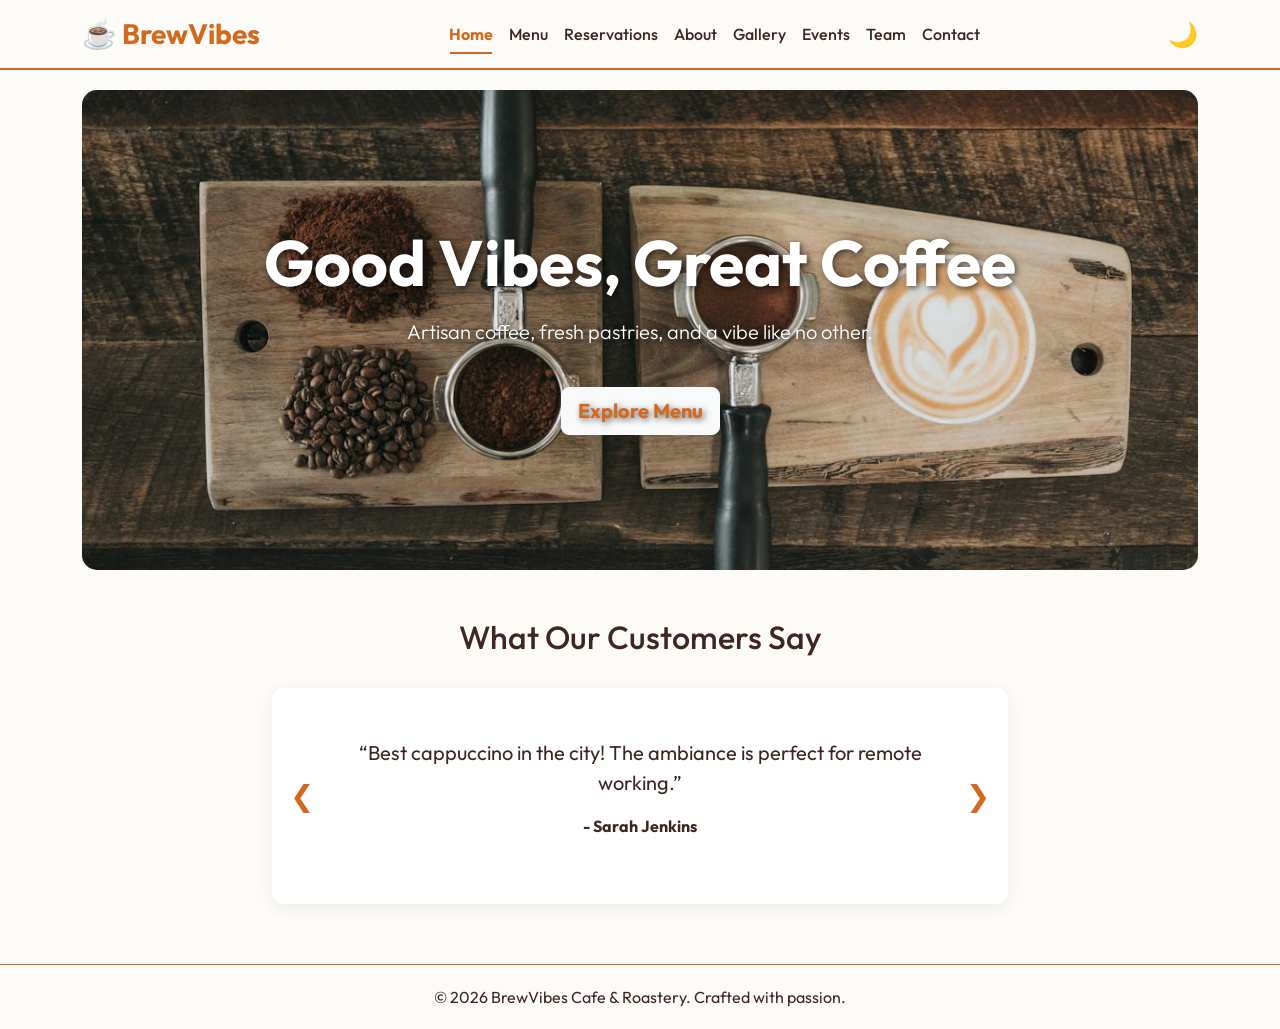
<file: index.html>
<!DOCTYPE html>
<html lang="en" data-theme="light">
<head>
    <meta charset="UTF-8">
    <meta name="viewport" content="width=device-width, initial-scale=1.0">
    <meta name="description" content="BrewVibes Cafe & Roastery - Artisan coffee, fresh pastries, and a vibe like no other.">
    <title>Home | BrewVibes Cafe</title>
    <link href="https://cdn.jsdelivr.net/npm/bootstrap@5.3.0/dist/css/bootstrap.min.css" rel="stylesheet">
    <link href="https://fonts.googleapis.com/css2?family=Outfit:wght@300;400;600;700&display=swap" rel="stylesheet">
    <link rel="icon" type="image/svg+xml" href="images/favicon.svg">
    <link rel="stylesheet" href="css/style.css">
</head>
<body>
    <nav class="navbar navbar-expand-lg sticky-top">
        <div class="container">
            <a class="navbar-brand fw-bold fs-3" href="index.html" style="color: var(--primary-color);">☕ BrewVibes</a>
            <button class="navbar-toggler" type="button" data-bs-toggle="collapse" data-bs-target="#navbarNav" aria-label="Toggle navigation">
                <span class="navbar-toggler-icon"></span>
            </button>
            <div class="collapse navbar-collapse" id="navbarNav">
                <ul class="navbar-nav mx-auto">
                    <li class="nav-item"><a class="nav-link active" href="index.html">Home</a></li>
                    <li class="nav-item"><a class="nav-link" href="menu.html">Menu</a></li>
                    <li class="nav-item"><a class="nav-link" href="reservations.html">Reservations</a></li>
                    <li class="nav-item"><a class="nav-link" href="about.html">About</a></li>
                    <li class="nav-item"><a class="nav-link" href="gallery.html">Gallery</a></li>
                    <li class="nav-item"><a class="nav-link" href="events.html">Events</a></li>
                    <li class="nav-item"><a class="nav-link" href="team.html">Team</a></li>
                    <li class="nav-item"><a class="nav-link" href="contact.html">Contact</a></li>
                </ul>
                <div class="d-flex align-items-center ms-3">
                    <button id="theme-toggle" class="btn border-0 fs-4 p-0" aria-label="Toggle Dark Mode" style="background:transparent;">☀️</button>
                </div>
            </div>
        </div>
    </nav>
    <div class="container">
        <div class="hero">
            <div>
                <h1 class="display-3 fw-bold">Good Vibes, Great Coffee</h1>
                <p class="lead mt-3">Artisan coffee, fresh pastries, and a vibe like no other.</p>
                <a href="menu.html" class="btn btn-light btn-lg mt-4 fw-bold" style="color:#d2691e;">Explore Menu</a>
            </div>
        </div>
        <div class="row mt-5">
            <div class="col-12 text-center mb-4"><h2>What Our Customers Say</h2></div>
            <div class="col-md-8 mx-auto">
                <div class="carousel-container">
                    <button class="carousel-btn prev-btn">&#10094;</button>
                    <button class="carousel-btn next-btn">&#10095;</button>
                    <div class="carousel-slide active">
                        <p class="fs-5">&ldquo;Best cappuccino in the city! The ambiance is perfect for remote working.&rdquo;</p>
                        <p class="fw-bold">- Sarah Jenkins</p>
                    </div>
                    <div class="carousel-slide">
                        <p class="fs-5">&ldquo;I come here every Sunday for their almond croissants. Absolute perfection.&rdquo;</p>
                        <p class="fw-bold">- Mike D.</p>
                    </div>
                    <div class="carousel-slide">
                        <p class="fs-5">&ldquo;The staff is so friendly, and the single-origin pour over changed my life.&rdquo;</p>
                        <p class="fw-bold">- Elena R.</p>
                    </div>
                </div>
            </div>
        </div>
    </div>
    <footer class="footer text-center">
        <div class="container">
            <p class="mb-0">&copy; 2026 BrewVibes Cafe &amp; Roastery. Crafted with passion.</p>
        </div>
    </footer>
    <button id="scrollTopBtn" aria-label="Scroll to top">&#8679;</button>
    <script src="https://cdn.jsdelivr.net/npm/bootstrap@5.3.0/dist/js/bootstrap.bundle.min.js"></script>
    <script src="js/main.js"></script>
</body>
</html>
</file>
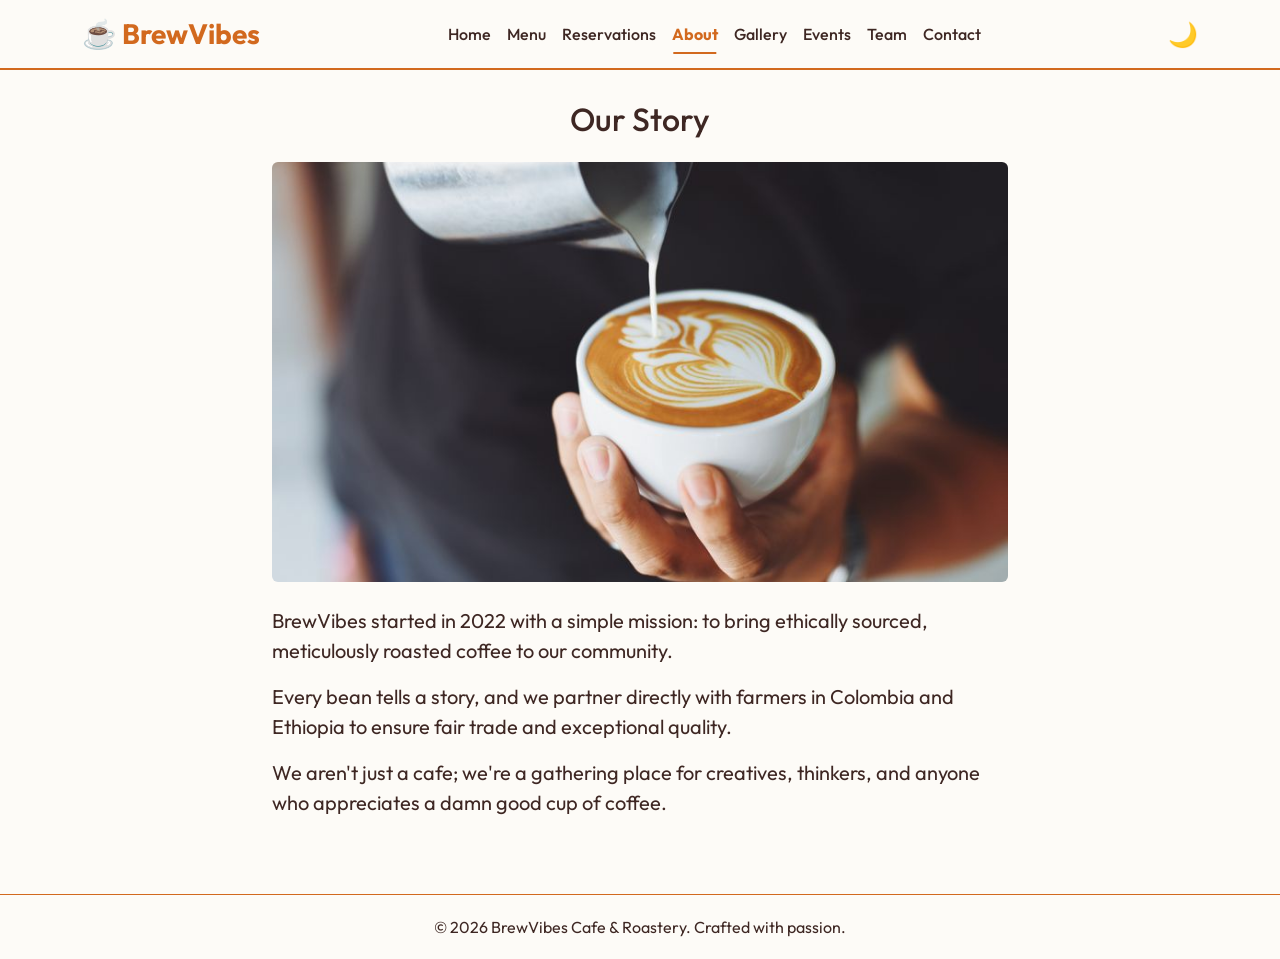
<file: about.html>
<!DOCTYPE html>
<html lang="en" data-theme="light">
<head>
    <meta charset="UTF-8">
    <meta name="viewport" content="width=device-width, initial-scale=1.0">
    <meta name="description" content="Explore BrewVibes Cafe & Roastery. Check out our menu, book a table, or learn about our story.">
    <title>About Us | BrewVibes Cafe</title>
    <link href="https://cdn.jsdelivr.net/npm/bootstrap@5.3.0/dist/css/bootstrap.min.css" rel="stylesheet">
    <link href="https://fonts.googleapis.com/css2?family=Outfit:wght@300;400;600;700&display=swap" rel="stylesheet">
    <link rel="icon" type="image/svg+xml" href="images/favicon.svg">
    <link rel="stylesheet" href="css/style.css">
</head>
<body>
    <nav class="navbar navbar-expand-lg sticky-top">
        <div class="container">
            <a class="navbar-brand fw-bold fs-3" href="index.html" style="color: var(--primary-color);">☕ BrewVibes</a>
            <button class="navbar-toggler" type="button" data-bs-toggle="collapse" data-bs-target="#navbarNav" aria-label="Toggle navigation">
                <span class="navbar-toggler-icon"></span>
            </button>
            <div class="collapse navbar-collapse" id="navbarNav">
                <ul class="navbar-nav mx-auto">
                    <li class="nav-item"><a class="nav-link" href="index.html">Home</a></li>
                    <li class="nav-item"><a class="nav-link" href="menu.html">Menu</a></li>
                    <li class="nav-item"><a class="nav-link" href="reservations.html">Reservations</a></li>
                    <li class="nav-item"><a class="nav-link active" href="about.html">About</a></li>
                    <li class="nav-item"><a class="nav-link" href="gallery.html">Gallery</a></li>
                    <li class="nav-item"><a class="nav-link" href="events.html">Events</a></li>
                    <li class="nav-item"><a class="nav-link" href="team.html">Team</a></li>
                    <li class="nav-item"><a class="nav-link" href="contact.html">Contact</a></li>
                </ul>
                <div class="d-flex align-items-center ms-3">
                    <button id="theme-toggle" class="btn border-0 fs-4 p-0" aria-label="Toggle Dark Mode" style="background:transparent;">☀️</button>
                </div>
            </div>
        </div>
    </nav>
    <div class="container" style="margin-top:30px; min-height:75vh;">
        <div class="row justify-content-center">
            <div class="col-lg-8">
                <h2 class="text-center mb-4">Our Story</h2>
                <img src="images/roasting.jpg" class="img-fluid rounded mb-4 w-100" alt="Coffee Roasting" style="max-height:420px; object-fit:cover;">
                <p class="fs-5">BrewVibes started in 2022 with a simple mission: to bring ethically sourced, meticulously roasted coffee to our community.</p>
                <p class="fs-5">Every bean tells a story, and we partner directly with farmers in Colombia and Ethiopia to ensure fair trade and exceptional quality.</p>
                <p class="fs-5">We aren&#39;t just a cafe; we&#39;re a gathering place for creatives, thinkers, and anyone who appreciates a damn good cup of coffee.</p>
            </div>
        </div>
    </div>
    <footer class="footer text-center">
        <div class="container">
            <p class="mb-0">&copy; 2026 BrewVibes Cafe &amp; Roastery. Crafted with passion.</p>
        </div>
    </footer>
    <button id="scrollTopBtn" aria-label="Scroll to top">&#8679;</button>
    <script src="https://cdn.jsdelivr.net/npm/bootstrap@5.3.0/dist/js/bootstrap.bundle.min.js"></script>
    <script src="js/main.js"></script>
</body>
</html>
</file>
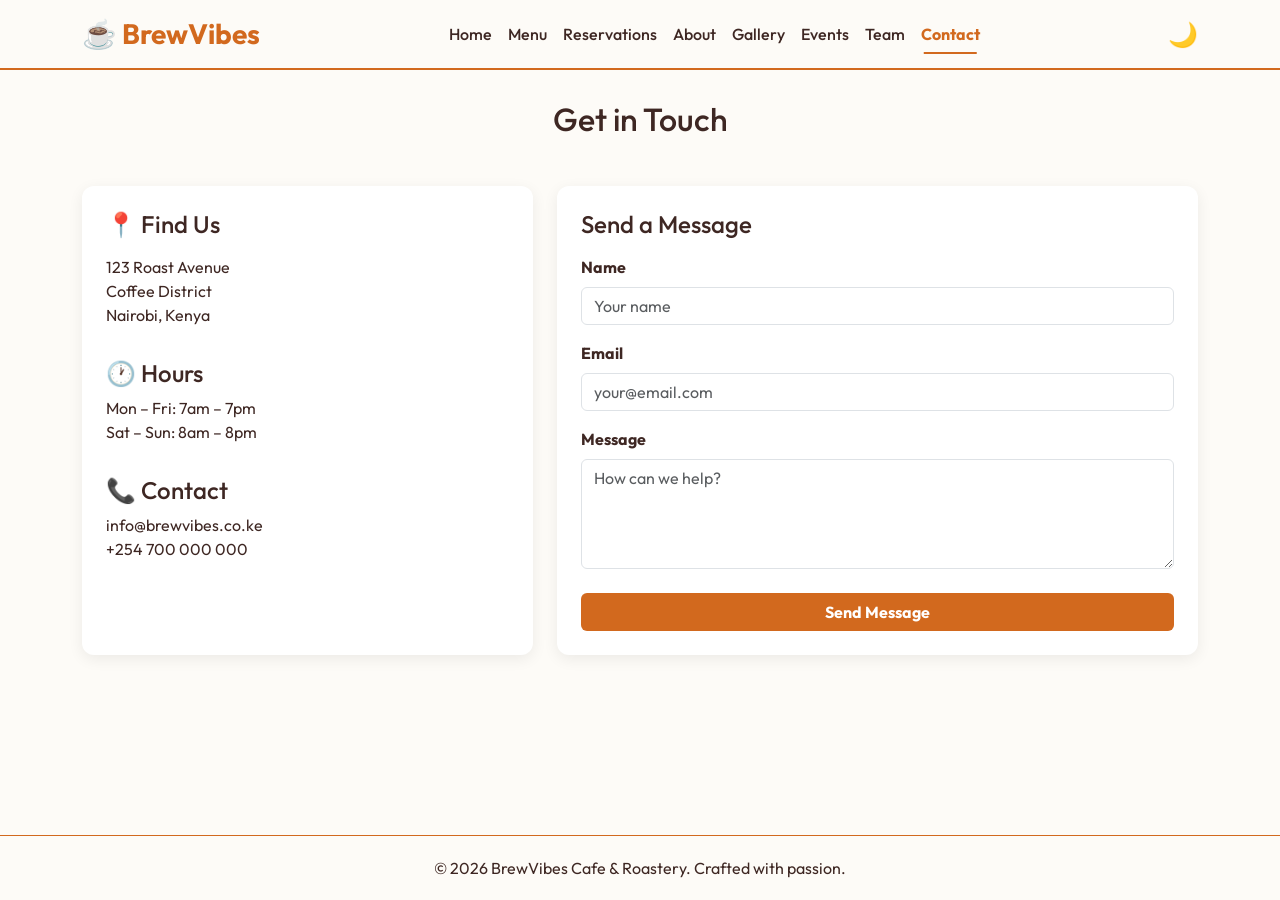
<file: contact.html>
<!DOCTYPE html>
<html lang="en" data-theme="light">
<head>
    <meta charset="UTF-8">
    <meta name="viewport" content="width=device-width, initial-scale=1.0">
    <meta name="description" content="Explore BrewVibes Cafe & Roastery. Check out our menu, book a table, or learn about our story.">
    <title>Contact | BrewVibes Cafe</title>
    <link href="https://cdn.jsdelivr.net/npm/bootstrap@5.3.0/dist/css/bootstrap.min.css" rel="stylesheet">
    <link href="https://fonts.googleapis.com/css2?family=Outfit:wght@300;400;600;700&display=swap" rel="stylesheet">
    <link rel="icon" type="image/svg+xml" href="images/favicon.svg">
    <link rel="stylesheet" href="css/style.css">
</head>
<body>
    <nav class="navbar navbar-expand-lg sticky-top">
        <div class="container">
            <a class="navbar-brand fw-bold fs-3" href="index.html" style="color: var(--primary-color);">☕ BrewVibes</a>
            <button class="navbar-toggler" type="button" data-bs-toggle="collapse" data-bs-target="#navbarNav" aria-label="Toggle navigation">
                <span class="navbar-toggler-icon"></span>
            </button>
            <div class="collapse navbar-collapse" id="navbarNav">
                <ul class="navbar-nav mx-auto">
                    <li class="nav-item"><a class="nav-link" href="index.html">Home</a></li>
                    <li class="nav-item"><a class="nav-link" href="menu.html">Menu</a></li>
                    <li class="nav-item"><a class="nav-link" href="reservations.html">Reservations</a></li>
                    <li class="nav-item"><a class="nav-link" href="about.html">About</a></li>
                    <li class="nav-item"><a class="nav-link" href="gallery.html">Gallery</a></li>
                    <li class="nav-item"><a class="nav-link" href="events.html">Events</a></li>
                    <li class="nav-item"><a class="nav-link" href="team.html">Team</a></li>
                    <li class="nav-item"><a class="nav-link active" href="contact.html">Contact</a></li>
                </ul>
                <div class="d-flex align-items-center ms-3">
                    <button id="theme-toggle" class="btn border-0 fs-4 p-0" aria-label="Toggle Dark Mode" style="background:transparent;">☀️</button>
                </div>
            </div>
        </div>
    </nav>
    <div class="container" style="margin-top:30px; min-height:75vh;">
        <h2 class="text-center mb-5">Get in Touch</h2>
        <div class="row g-4">
            <div class="col-md-5">
                <div class="card p-4 h-100">
                    <h4 class="mb-3">&#128205; Find Us</h4>
                    <p>123 Roast Avenue<br>Coffee District<br>Nairobi, Kenya</p>
                    <h4 class="mt-3 mb-2">&#128336; Hours</h4>
                    <p>Mon &ndash; Fri: 7am &ndash; 7pm<br>Sat &ndash; Sun: 8am &ndash; 8pm</p>
                    <h4 class="mt-3 mb-2">&#128222; Contact</h4>
                    <p>info@brewvibes.co.ke<br>+254 700 000 000</p>
                </div>
            </div>
            <div class="col-md-7">
                <div class="card p-4 h-100">
                    <h4 class="mb-3">Send a Message</h4>
                    <form id="contact-form" novalidate>
                        <div class="mb-3">
                            <label class="form-label fw-bold">Name</label>
                            <input type="text" class="form-control" id="contact-name" placeholder="Your name">
                            <div class="error-msg">Please enter your name.</div>
                        </div>
                        <div class="mb-3">
                            <label class="form-label fw-bold">Email</label>
                            <input type="email" class="form-control" id="contact-email" placeholder="your@email.com">
                            <div class="error-msg">Please enter a valid email.</div>
                        </div>
                        <div class="mb-4">
                            <label class="form-label fw-bold">Message</label>
                            <textarea class="form-control" id="contact-message" rows="4" placeholder="How can we help?"></textarea>
                            <div class="error-msg">Please enter a message.</div>
                        </div>
                        <button type="submit" class="btn w-100 text-white fw-bold" style="background-color:var(--primary-color);">Send Message</button>
                    </form>
                </div>
            </div>
        </div>
    </div>
    <footer class="footer text-center">
        <div class="container">
            <p class="mb-0">&copy; 2026 BrewVibes Cafe &amp; Roastery. Crafted with passion.</p>
        </div>
    </footer>
    <button id="scrollTopBtn" aria-label="Scroll to top">&#8679;</button>
    <script src="https://cdn.jsdelivr.net/npm/bootstrap@5.3.0/dist/js/bootstrap.bundle.min.js"></script>
    <script src="js/main.js"></script>
</body>
</html>
</file>
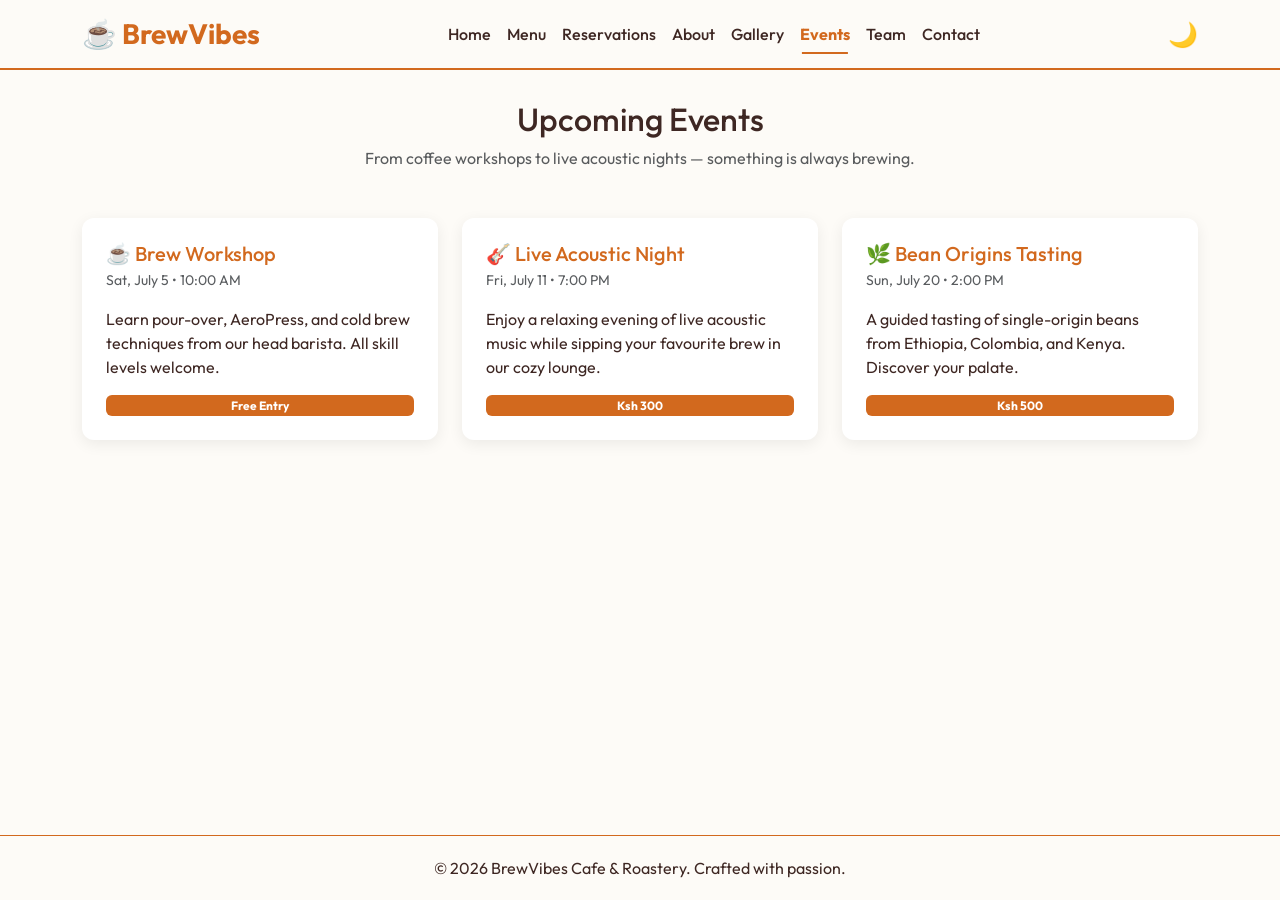
<file: events.html>
<!DOCTYPE html>
<html lang="en" data-theme="light">
<head>
    <meta charset="UTF-8">
    <meta name="viewport" content="width=device-width, initial-scale=1.0">
    <meta name="description" content="Explore BrewVibes Cafe & Roastery. Check out our menu, book a table, or learn about our story.">
    <title>Events | BrewVibes Cafe</title>
    <link href="https://cdn.jsdelivr.net/npm/bootstrap@5.3.0/dist/css/bootstrap.min.css" rel="stylesheet">
    <link href="https://fonts.googleapis.com/css2?family=Outfit:wght@300;400;600;700&display=swap" rel="stylesheet">
    <link rel="icon" type="image/svg+xml" href="images/favicon.svg">
    <link rel="stylesheet" href="css/style.css">
</head>
<body>
    <nav class="navbar navbar-expand-lg sticky-top">
        <div class="container">
            <a class="navbar-brand fw-bold fs-3" href="index.html" style="color: var(--primary-color);">☕ BrewVibes</a>
            <button class="navbar-toggler" type="button" data-bs-toggle="collapse" data-bs-target="#navbarNav" aria-label="Toggle navigation">
                <span class="navbar-toggler-icon"></span>
            </button>
            <div class="collapse navbar-collapse" id="navbarNav">
                <ul class="navbar-nav mx-auto">
                    <li class="nav-item"><a class="nav-link" href="index.html">Home</a></li>
                    <li class="nav-item"><a class="nav-link" href="menu.html">Menu</a></li>
                    <li class="nav-item"><a class="nav-link" href="reservations.html">Reservations</a></li>
                    <li class="nav-item"><a class="nav-link" href="about.html">About</a></li>
                    <li class="nav-item"><a class="nav-link" href="gallery.html">Gallery</a></li>
                    <li class="nav-item"><a class="nav-link active" href="events.html">Events</a></li>
                    <li class="nav-item"><a class="nav-link" href="team.html">Team</a></li>
                    <li class="nav-item"><a class="nav-link" href="contact.html">Contact</a></li>
                </ul>
                <div class="d-flex align-items-center ms-3">
                    <button id="theme-toggle" class="btn border-0 fs-4 p-0" aria-label="Toggle Dark Mode" style="background:transparent;">☀️</button>
                </div>
            </div>
        </div>
    </nav>
    <div class="container" style="margin-top:30px; min-height:75vh;">
        <h2 class="text-center mb-2">Upcoming Events</h2>
        <p class="text-center text-muted mb-5">From coffee workshops to live acoustic nights &mdash; something is always brewing.</p>
        <div class="row g-4">
            <div class="col-md-4">
                <div class="card p-4 h-100">
                    <h5 class="mb-1" style="color:var(--primary-color);">&#9749; Brew Workshop</h5>
                    <p class="text-muted small mb-3">Sat, July 5 &bull; 10:00 AM</p>
                    <p>Learn pour-over, AeroPress, and cold brew techniques from our head barista. All skill levels welcome.</p>
                    <span class="badge mt-auto" style="background-color:var(--primary-color);">Free Entry</span>
                </div>
            </div>
            <div class="col-md-4">
                <div class="card p-4 h-100">
                    <h5 class="mb-1" style="color:var(--primary-color);">&#127928; Live Acoustic Night</h5>
                    <p class="text-muted small mb-3">Fri, July 11 &bull; 7:00 PM</p>
                    <p>Enjoy a relaxing evening of live acoustic music while sipping your favourite brew in our cozy lounge.</p>
                    <span class="badge mt-auto" style="background-color:var(--primary-color);">Ksh 300</span>
                </div>
            </div>
            <div class="col-md-4">
                <div class="card p-4 h-100">
                    <h5 class="mb-1" style="color:var(--primary-color);">&#127807; Bean Origins Tasting</h5>
                    <p class="text-muted small mb-3">Sun, July 20 &bull; 2:00 PM</p>
                    <p>A guided tasting of single-origin beans from Ethiopia, Colombia, and Kenya. Discover your palate.</p>
                    <span class="badge mt-auto" style="background-color:var(--primary-color);">Ksh 500</span>
                </div>
            </div>
        </div>
    </div>
    <footer class="footer text-center">
        <div class="container">
            <p class="mb-0">&copy; 2026 BrewVibes Cafe &amp; Roastery. Crafted with passion.</p>
        </div>
    </footer>
    <button id="scrollTopBtn" aria-label="Scroll to top">&#8679;</button>
    <script src="https://cdn.jsdelivr.net/npm/bootstrap@5.3.0/dist/js/bootstrap.bundle.min.js"></script>
    <script src="js/main.js"></script>
</body>
</html>
</file>
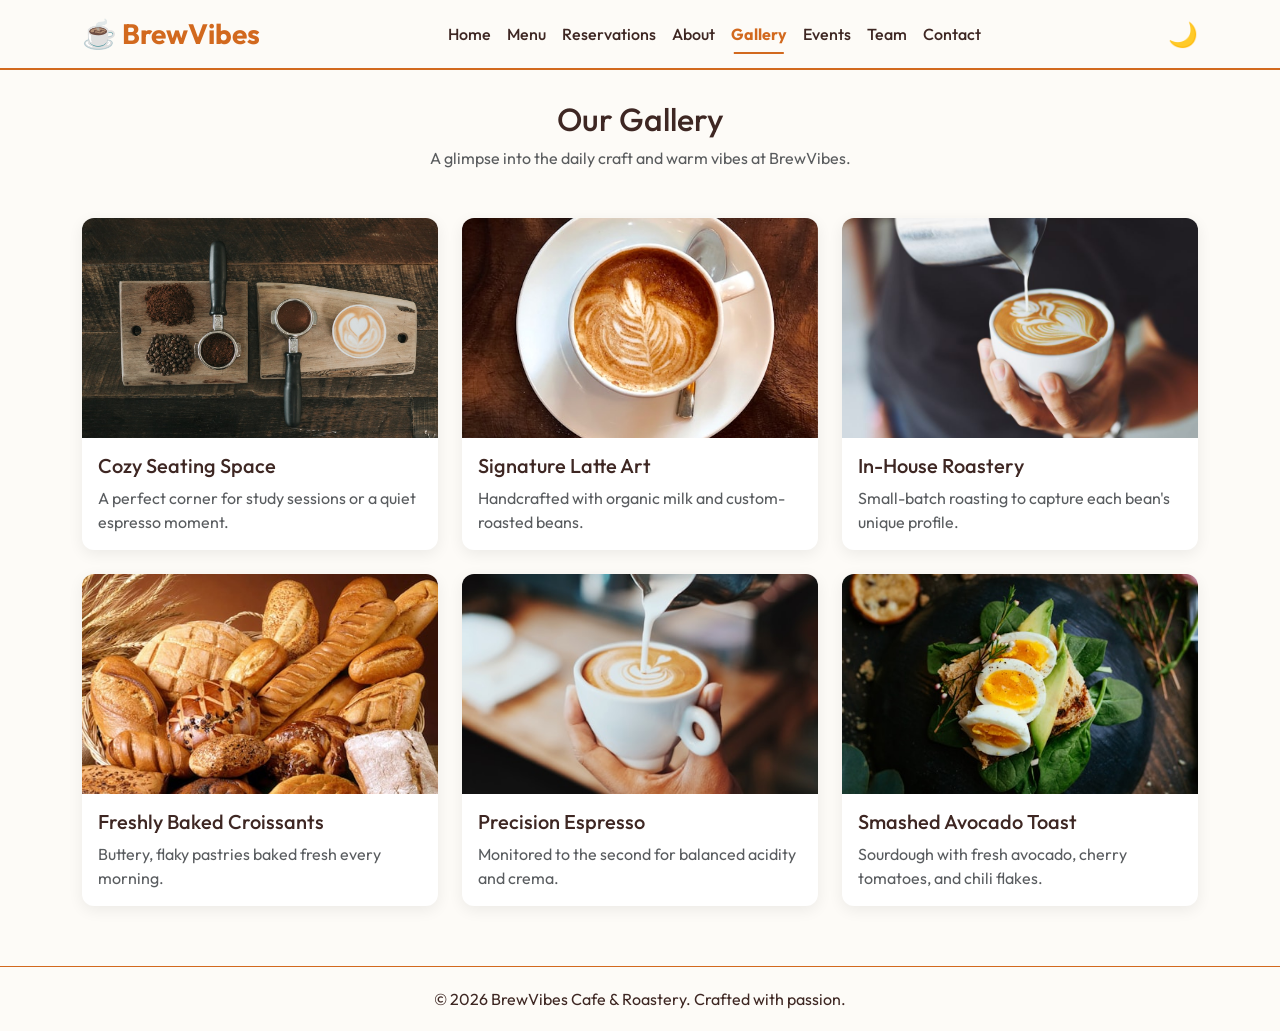
<file: gallery.html>
<!DOCTYPE html>
<html lang="en" data-theme="light">
<head>
    <meta charset="UTF-8">
    <meta name="viewport" content="width=device-width, initial-scale=1.0">
    <meta name="description" content="Explore BrewVibes Cafe & Roastery. Check out our menu, book a table, or learn about our story.">
    <title>Gallery | BrewVibes Cafe</title>
    <link href="https://cdn.jsdelivr.net/npm/bootstrap@5.3.0/dist/css/bootstrap.min.css" rel="stylesheet">
    <link href="https://fonts.googleapis.com/css2?family=Outfit:wght@300;400;600;700&display=swap" rel="stylesheet">
    <link rel="icon" type="image/svg+xml" href="images/favicon.svg">
    <link rel="stylesheet" href="css/style.css">
</head>
<body>
    <nav class="navbar navbar-expand-lg sticky-top">
        <div class="container">
            <a class="navbar-brand fw-bold fs-3" href="index.html" style="color: var(--primary-color);">☕ BrewVibes</a>
            <button class="navbar-toggler" type="button" data-bs-toggle="collapse" data-bs-target="#navbarNav" aria-label="Toggle navigation">
                <span class="navbar-toggler-icon"></span>
            </button>
            <div class="collapse navbar-collapse" id="navbarNav">
                <ul class="navbar-nav mx-auto">
                    <li class="nav-item"><a class="nav-link" href="index.html">Home</a></li>
                    <li class="nav-item"><a class="nav-link" href="menu.html">Menu</a></li>
                    <li class="nav-item"><a class="nav-link" href="reservations.html">Reservations</a></li>
                    <li class="nav-item"><a class="nav-link" href="about.html">About</a></li>
                    <li class="nav-item"><a class="nav-link active" href="gallery.html">Gallery</a></li>
                    <li class="nav-item"><a class="nav-link" href="events.html">Events</a></li>
                    <li class="nav-item"><a class="nav-link" href="team.html">Team</a></li>
                    <li class="nav-item"><a class="nav-link" href="contact.html">Contact</a></li>
                </ul>
                <div class="d-flex align-items-center ms-3">
                    <button id="theme-toggle" class="btn border-0 fs-4 p-0" aria-label="Toggle Dark Mode" style="background:transparent;">☀️</button>
                </div>
            </div>
        </div>
    </nav>    <div class="container" style="margin-top:30px; min-height:75vh;">
        <h2 class="text-center mb-2">Our Gallery</h2>
        <p class="text-center text-muted mb-5">A glimpse into the daily craft and warm vibes at BrewVibes.</p>
        <div class="row g-4">
            <div class="col-md-4">
                <div class="card h-100">
                    <img src="images/hero.jpg" class="menu-img" alt="Cozy Cafe Space">
                    <div class="card-body">
                        <h5 class="card-title">Cozy Seating Space</h5>
                        <p class="card-text text-muted">A perfect corner for study sessions or a quiet espresso moment.</p>
                    </div>
                </div>
            </div>
            <div class="col-md-4">
                <div class="card h-100">
                    <img src="images/latte.jpg" class="menu-img" alt="Latte Art">
                    <div class="card-body">
                        <h5 class="card-title">Signature Latte Art</h5>
                        <p class="card-text text-muted">Handcrafted with organic milk and custom-roasted beans.</p>
                    </div>
                </div>
            </div>
            <div class="col-md-4">
                <div class="card h-100">
                    <img src="images/roasting.jpg" class="menu-img" alt="Bean Roasting">
                    <div class="card-body">
                        <h5 class="card-title">In-House Roastery</h5>
                        <p class="card-text text-muted">Small-batch roasting to capture each bean's unique profile.</p>
                    </div>
                </div>
            </div>
            <div class="col-md-4">
                <div class="card h-100">
                    <img src="images/croissant.jpg" class="menu-img" alt="Croissants">
                    <div class="card-body">
                        <h5 class="card-title">Freshly Baked Croissants</h5>
                        <p class="card-text text-muted">Buttery, flaky pastries baked fresh every morning.</p>
                    </div>
                </div>
            </div>
            <div class="col-md-4">
                <div class="card h-100">
                    <img src="images/espresso.jpg" class="menu-img" alt="Espresso">
                    <div class="card-body">
                        <h5 class="card-title">Precision Espresso</h5>
                        <p class="card-text text-muted">Monitored to the second for balanced acidity and crema.</p>
                    </div>
                </div>
            </div>
            <div class="col-md-4">
                <div class="card h-100">
                    <img src="images/avocado_toast.jpg" class="menu-img" alt="Avocado Toast">
                    <div class="card-body">
                        <h5 class="card-title">Smashed Avocado Toast</h5>
                        <p class="card-text text-muted">Sourdough with fresh avocado, cherry tomatoes, and chili flakes.</p>
                    </div>
                </div>
            </div>
        </div>
    </div>
    <footer class="footer text-center">
        <div class="container">
            <p class="mb-0">&copy; 2026 BrewVibes Cafe &amp; Roastery. Crafted with passion.</p>
        </div>
    </footer>
    <button id="scrollTopBtn" aria-label="Scroll to top">&#8679;</button>
    <script src="https://cdn.jsdelivr.net/npm/bootstrap@5.3.0/dist/js/bootstrap.bundle.min.js"></script>
    <script src="js/main.js"></script>
</body>
</html>
</file>
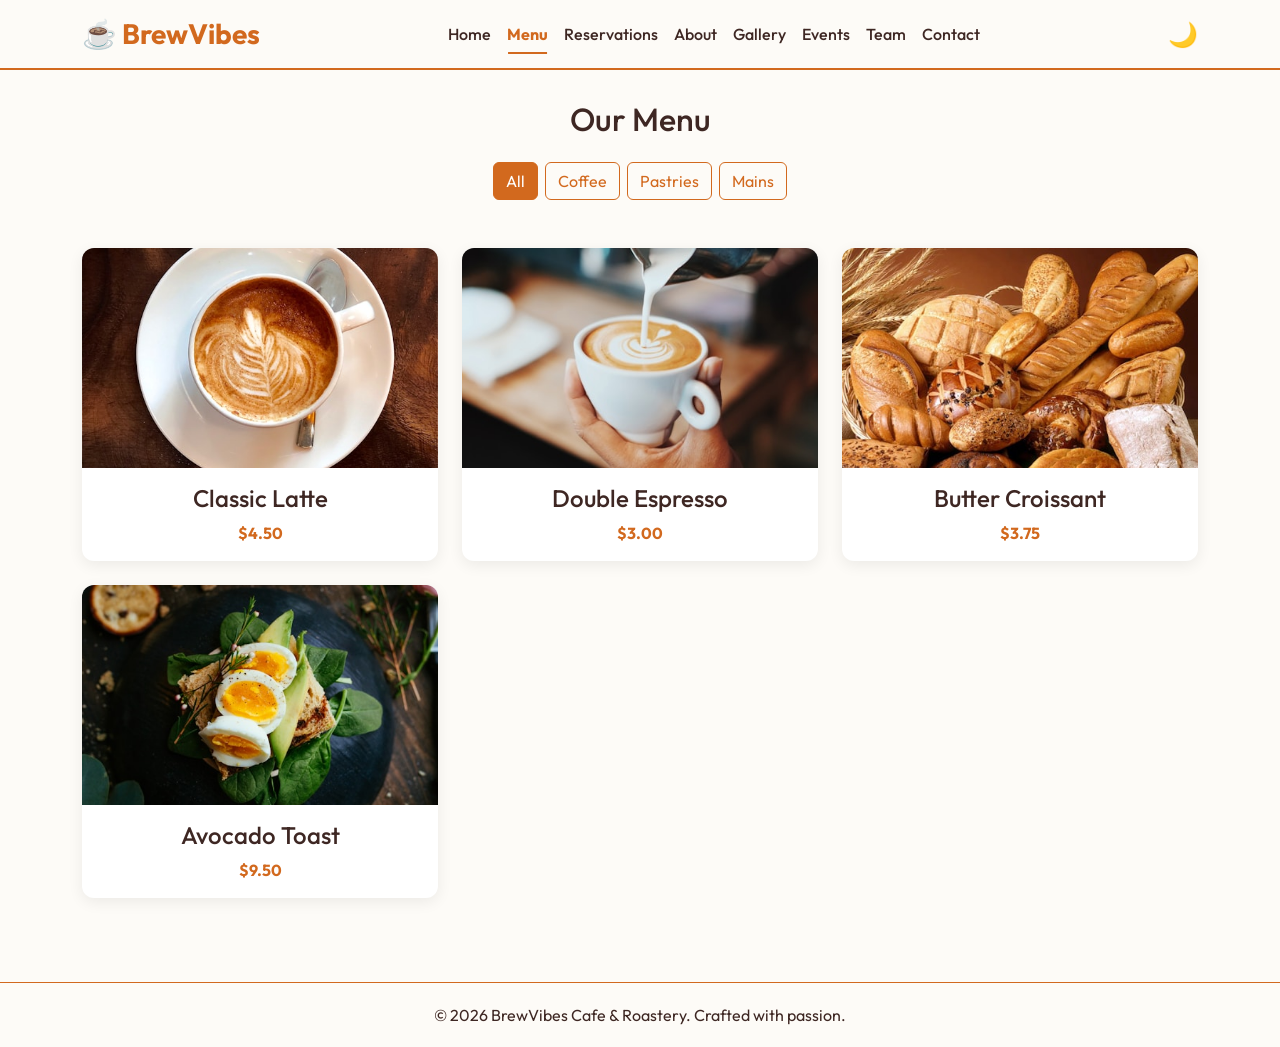
<file: menu.html>
<!DOCTYPE html>
<html lang="en" data-theme="light">
<head>
    <meta charset="UTF-8">
    <meta name="viewport" content="width=device-width, initial-scale=1.0">
    <meta name="description" content="Explore BrewVibes Cafe & Roastery. Check out our menu, book a table, or learn about our story.">
    <title>Menu | BrewVibes Cafe</title>
    <link href="https://cdn.jsdelivr.net/npm/bootstrap@5.3.0/dist/css/bootstrap.min.css" rel="stylesheet">
    <link href="https://fonts.googleapis.com/css2?family=Outfit:wght@300;400;600;700&display=swap" rel="stylesheet">
    <link rel="icon" type="image/svg+xml" href="images/favicon.svg">
    <link rel="stylesheet" href="css/style.css">
</head>
<body>
    <nav class="navbar navbar-expand-lg sticky-top">
        <div class="container">
            <a class="navbar-brand fw-bold fs-3" href="index.html" style="color: var(--primary-color);">☕ BrewVibes</a>
            <button class="navbar-toggler" type="button" data-bs-toggle="collapse" data-bs-target="#navbarNav" aria-label="Toggle navigation">
                <span class="navbar-toggler-icon"></span>
            </button>
            <div class="collapse navbar-collapse" id="navbarNav">
                <ul class="navbar-nav mx-auto">
                    <li class="nav-item"><a class="nav-link" href="index.html">Home</a></li>
                    <li class="nav-item"><a class="nav-link active" href="menu.html">Menu</a></li>
                    <li class="nav-item"><a class="nav-link" href="reservations.html">Reservations</a></li>
                    <li class="nav-item"><a class="nav-link" href="about.html">About</a></li>
                    <li class="nav-item"><a class="nav-link" href="gallery.html">Gallery</a></li>
                    <li class="nav-item"><a class="nav-link" href="events.html">Events</a></li>
                    <li class="nav-item"><a class="nav-link" href="team.html">Team</a></li>
                    <li class="nav-item"><a class="nav-link" href="contact.html">Contact</a></li>
                </ul>
                <div class="d-flex align-items-center ms-3">
                    <button id="theme-toggle" class="btn border-0 fs-4 p-0" aria-label="Toggle Dark Mode" style="background:transparent;">☀️</button>
                </div>
            </div>
        </div>
    </nav>
    <div class="container" style="margin-top:30px; min-height:75vh;">
        <h2 class="text-center mb-4">Our Menu</h2>
        <div class="text-center mb-5">
            <button class="btn btn-outline-secondary filter-btn active me-1" data-filter="all">All</button>
            <button class="btn btn-outline-secondary filter-btn me-1" data-filter="coffee">Coffee</button>
            <button class="btn btn-outline-secondary filter-btn me-1" data-filter="pastry">Pastries</button>
            <button class="btn btn-outline-secondary filter-btn" data-filter="mains">Mains</button>
        </div>
        <div class="row">
            <div class="col-md-4 mb-4"><div class="card menu-item" data-category="coffee">
                <img src="images/latte.jpg" class="menu-img" alt="Latte">
                <div class="card-body text-center"><h4 class="card-title">Classic Latte</h4>
                <p class="card-text fw-bold" style="color:var(--primary-color);">$4.50</p></div>
            </div></div>
            <div class="col-md-4 mb-4"><div class="card menu-item" data-category="coffee">
                <img src="images/espresso.jpg" class="menu-img" alt="Espresso">
                <div class="card-body text-center"><h4 class="card-title">Double Espresso</h4>
                <p class="card-text fw-bold" style="color:var(--primary-color);">$3.00</p></div>
            </div></div>
            <div class="col-md-4 mb-4"><div class="card menu-item" data-category="pastry">
                <img src="images/croissant.jpg" class="menu-img" alt="Croissant">
                <div class="card-body text-center"><h4 class="card-title">Butter Croissant</h4>
                <p class="card-text fw-bold" style="color:var(--primary-color);">$3.75</p></div>
            </div></div>
            <div class="col-md-4 mb-4"><div class="card menu-item" data-category="mains">
                <img src="images/avocado_toast.jpg" class="menu-img" alt="Avocado Toast">
                <div class="card-body text-center"><h4 class="card-title">Avocado Toast</h4>
                <p class="card-text fw-bold" style="color:var(--primary-color);">$9.50</p></div>
            </div></div>
        </div>
    </div>
    <footer class="footer text-center">
        <div class="container">
            <p class="mb-0">&copy; 2026 BrewVibes Cafe &amp; Roastery. Crafted with passion.</p>
        </div>
    </footer>
    <button id="scrollTopBtn" aria-label="Scroll to top">&#8679;</button>
    <script src="https://cdn.jsdelivr.net/npm/bootstrap@5.3.0/dist/js/bootstrap.bundle.min.js"></script>
    <script src="js/main.js"></script>
</body>
</html>
</file>
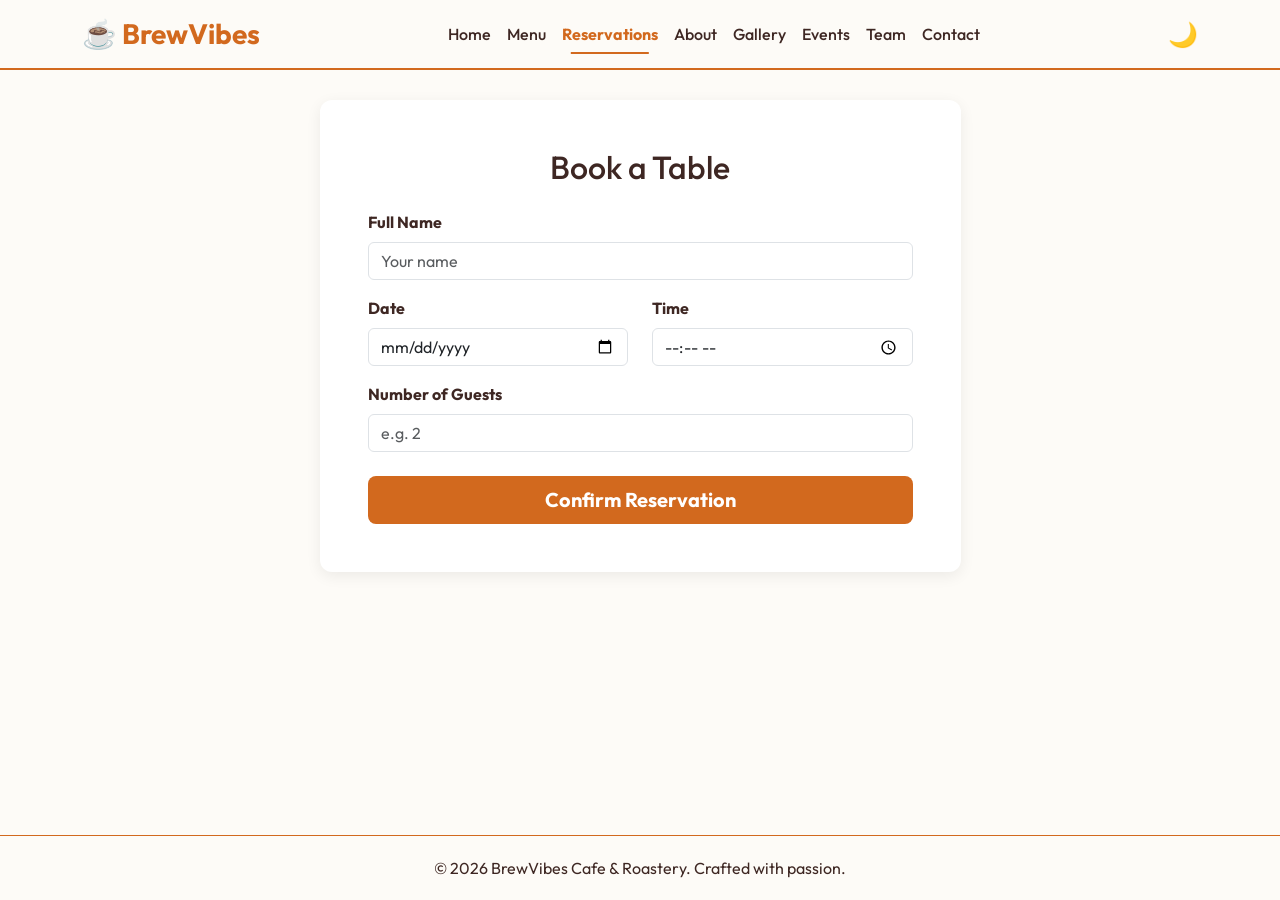
<file: reservations.html>
<!DOCTYPE html>
<html lang="en" data-theme="light">
<head>
    <meta charset="UTF-8">
    <meta name="viewport" content="width=device-width, initial-scale=1.0">
    <meta name="description" content="Explore BrewVibes Cafe & Roastery. Check out our menu, book a table, or learn about our story.">
    <title>Reservations | BrewVibes Cafe</title>
    <link href="https://cdn.jsdelivr.net/npm/bootstrap@5.3.0/dist/css/bootstrap.min.css" rel="stylesheet">
    <link href="https://fonts.googleapis.com/css2?family=Outfit:wght@300;400;600;700&display=swap" rel="stylesheet">
    <link rel="icon" type="image/svg+xml" href="images/favicon.svg">
    <link rel="stylesheet" href="css/style.css">
</head>
<body>
    <nav class="navbar navbar-expand-lg sticky-top">
        <div class="container">
            <a class="navbar-brand fw-bold fs-3" href="index.html" style="color: var(--primary-color);">☕ BrewVibes</a>
            <button class="navbar-toggler" type="button" data-bs-toggle="collapse" data-bs-target="#navbarNav" aria-label="Toggle navigation">
                <span class="navbar-toggler-icon"></span>
            </button>
            <div class="collapse navbar-collapse" id="navbarNav">
                <ul class="navbar-nav mx-auto">
                    <li class="nav-item"><a class="nav-link" href="index.html">Home</a></li>
                    <li class="nav-item"><a class="nav-link" href="menu.html">Menu</a></li>
                    <li class="nav-item"><a class="nav-link active" href="reservations.html">Reservations</a></li>
                    <li class="nav-item"><a class="nav-link" href="about.html">About</a></li>
                    <li class="nav-item"><a class="nav-link" href="gallery.html">Gallery</a></li>
                    <li class="nav-item"><a class="nav-link" href="events.html">Events</a></li>
                    <li class="nav-item"><a class="nav-link" href="team.html">Team</a></li>
                    <li class="nav-item"><a class="nav-link" href="contact.html">Contact</a></li>
                </ul>
                <div class="d-flex align-items-center ms-3">
                    <button id="theme-toggle" class="btn border-0 fs-4 p-0" aria-label="Toggle Dark Mode" style="background:transparent;">☀️</button>
                </div>
            </div>
        </div>
    </nav>
    <div class="container" style="margin-top:30px; min-height:75vh;">
        <div class="row justify-content-center">
            <div class="col-md-7">
                <div class="card p-5">
                    <h2 class="text-center mb-4">Book a Table</h2>
                    <form id="reservation-form" novalidate>
                        <div class="mb-3">
                            <label class="form-label fw-bold">Full Name</label>
                            <input type="text" class="form-control" id="res-name" placeholder="Your name">
                            <div class="error-msg">Please enter your name.</div>
                        </div>
                        <div class="row mb-3">
                            <div class="col-md-6">
                                <label class="form-label fw-bold">Date</label>
                                <input type="date" class="form-control" id="res-date">
                                <div class="error-msg">Please select a date.</div>
                            </div>
                            <div class="col-md-6">
                                <label class="form-label fw-bold">Time</label>
                                <input type="time" class="form-control" id="res-time">
                                <div class="error-msg">Please select a time.</div>
                            </div>
                        </div>
                        <div class="mb-4">
                            <label class="form-label fw-bold">Number of Guests</label>
                            <input type="number" class="form-control" id="res-guests" min="1" max="20" placeholder="e.g. 2">
                            <div class="error-msg">Please enter number of guests (1-20).</div>
                        </div>
                        <button type="submit" class="btn w-100 btn-lg text-white fw-bold"
                            style="background-color:var(--primary-color);">Confirm Reservation</button>
                    </form>
                </div>
            </div>
        </div>
    </div>
    <footer class="footer text-center">
        <div class="container">
            <p class="mb-0">&copy; 2026 BrewVibes Cafe &amp; Roastery. Crafted with passion.</p>
        </div>
    </footer>
    <button id="scrollTopBtn" aria-label="Scroll to top">&#8679;</button>
    <script src="https://cdn.jsdelivr.net/npm/bootstrap@5.3.0/dist/js/bootstrap.bundle.min.js"></script>
    <script src="js/main.js"></script>
</body>
</html>
</file>
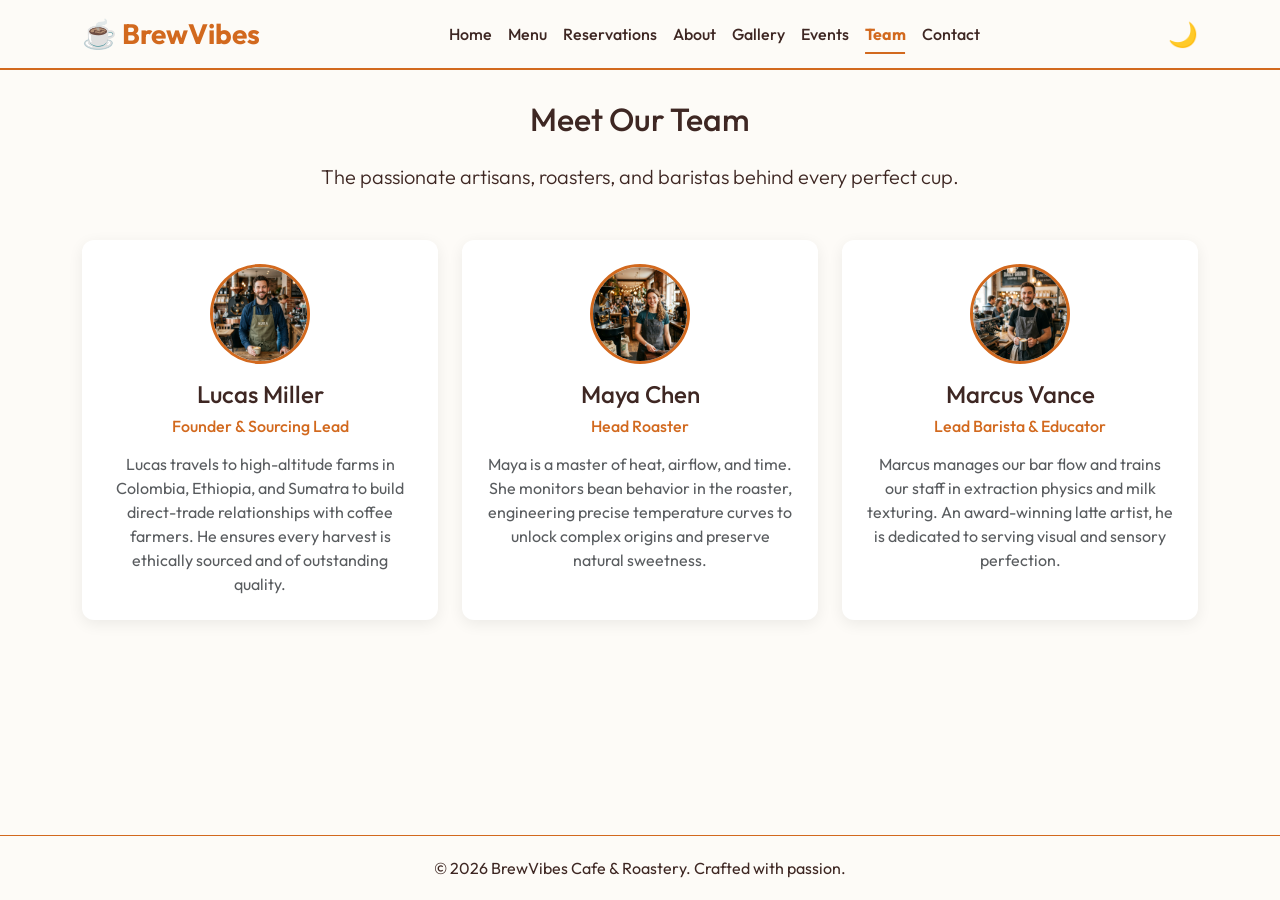
<file: team.html>
<!DOCTYPE html>
<html lang="en" data-theme="light">
<head>
    <meta charset="UTF-8">
    <meta name="viewport" content="width=device-width, initial-scale=1.0">
    <meta name="description" content="Explore BrewVibes Cafe & Roastery. Check out our menu, book a table, or learn about our story.">
    <title>Team | BrewVibes Cafe</title>
    <link href="https://cdn.jsdelivr.net/npm/bootstrap@5.3.0/dist/css/bootstrap.min.css" rel="stylesheet">
    <link href="https://fonts.googleapis.com/css2?family=Outfit:wght@300;400;600;700&display=swap" rel="stylesheet">
    <link rel="icon" type="image/svg+xml" href="images/favicon.svg">
    <link rel="stylesheet" href="css/style.css">
</head>
<body>
    <nav class="navbar navbar-expand-lg sticky-top">
        <div class="container">
            <a class="navbar-brand fw-bold fs-3" href="index.html" style="color: var(--primary-color);">☕ BrewVibes</a>
            <button class="navbar-toggler" type="button" data-bs-toggle="collapse" data-bs-target="#navbarNav" aria-label="Toggle navigation">
                <span class="navbar-toggler-icon"></span>
            </button>
            <div class="collapse navbar-collapse" id="navbarNav">
                <ul class="navbar-nav mx-auto">
                    <li class="nav-item"><a class="nav-link" href="index.html">Home</a></li>
                    <li class="nav-item"><a class="nav-link" href="menu.html">Menu</a></li>
                    <li class="nav-item"><a class="nav-link" href="reservations.html">Reservations</a></li>
                    <li class="nav-item"><a class="nav-link" href="about.html">About</a></li>
                    <li class="nav-item"><a class="nav-link" href="gallery.html">Gallery</a></li>
                    <li class="nav-item"><a class="nav-link" href="events.html">Events</a></li>
                    <li class="nav-item"><a class="nav-link active" href="team.html">Team</a></li>
                    <li class="nav-item"><a class="nav-link" href="contact.html">Contact</a></li>
                </ul>
                <div class="d-flex align-items-center ms-3">
                    <button id="theme-toggle" class="btn border-0 fs-4 p-0" aria-label="Toggle Dark Mode" style="background:transparent;">☀️</button>
                </div>
            </div>
        </div>
    </nav>
    <div class="container" style="margin-top: 30px; min-height: 75vh;">
        <h2 class="text-center mb-4">Meet Our Team</h2>
        <p class="text-center mb-5 lead">The passionate artisans, roasters, and baristas behind every perfect cup.</p>
        
        <div class="row">
            <div class="col-md-4 mb-4">
                <div class="card h-100 text-center p-4">
                    <div class="mb-3"><img src="images/lucas.png" alt="Lucas Miller" class="rounded-circle" style="width: 100px; height: 100px; object-fit: cover; border: 3px solid var(--primary-color);"></div>
                    <h4>Lucas Miller</h4>
                    <h6 class="text-muted mb-3" style="color: var(--primary-color) !important;">Founder &amp; Sourcing Lead</h6>
                    <p class="card-text text-muted">Lucas travels to high-altitude farms in Colombia, Ethiopia, and Sumatra to build direct-trade relationships with coffee farmers. He ensures every harvest is ethically sourced and of outstanding quality.</p>
                </div>
            </div>
            <div class="col-md-4 mb-4">
                <div class="card h-100 text-center p-4">
                    <div class="mb-3"><img src="images/maya.png" alt="Maya Chen" class="rounded-circle" style="width: 100px; height: 100px; object-fit: cover; border: 3px solid var(--primary-color);"></div>
                    <h4>Maya Chen</h4>
                    <h6 class="text-muted mb-3" style="color: var(--primary-color) !important;">Head Roaster</h6>
                    <p class="card-text text-muted">Maya is a master of heat, airflow, and time. She monitors bean behavior in the roaster, engineering precise temperature curves to unlock complex origins and preserve natural sweetness.</p>
                </div>
            </div>
            <div class="col-md-4 mb-4">
                <div class="card h-100 text-center p-4">
                    <div class="mb-3"><img src="images/marcus.png" alt="Marcus Vance" class="rounded-circle" style="width: 100px; height: 100px; object-fit: cover; border: 3px solid var(--primary-color);"></div>
                    <h4>Marcus Vance</h4>
                    <h6 class="text-muted mb-3" style="color: var(--primary-color) !important;">Lead Barista &amp; Educator</h6>
                    <p class="card-text text-muted">Marcus manages our bar flow and trains our staff in extraction physics and milk texturing. An award-winning latte artist, he is dedicated to serving visual and sensory perfection.</p>
                </div>
            </div>
        </div>
    </div>
    <footer class="footer text-center">
        <div class="container">
            <p class="mb-0">&copy; 2026 BrewVibes Cafe & Roastery. Crafted with passion.</p>
        </div>
    </footer>
    <button id="scrollTopBtn" aria-label="Scroll to top">&#8679;</button>
    <script src="https://cdn.jsdelivr.net/npm/bootstrap@5.3.0/dist/js/bootstrap.bundle.min.js"></script>
    <script src="js/main.js"></script>
</body>
</html>
</file>
<file: css/style.css>
:root {
  --primary-color: #d2691e;
  --bg-color: #fdfbf7;
  --text-color: #3e2723;
  --card-bg: #ffffff;
  --nav-bg: #fdfbf7;
}

[data-theme="dark"] {
  --primary-color: #ffb74d;
  --bg-color: #2e1d16;
  --text-color: #f5f5f5;
  --card-bg: #3e2723;
  --nav-bg: #2e1d16;
}

body {
  background-color: var(--bg-color);
  color: var(--text-color);
  font-family: 'Outfit', sans-serif;
  transition: background-color 0.3s, color 0.3s;
}

.navbar {
  background-color: var(--nav-bg);
  border-bottom: 2px solid var(--primary-color);
}

.nav-link {
  color: var(--text-color) !important;
  font-weight: 500;
}

.nav-link.active {
  color: var(--primary-color) !important;
  font-weight: bold;
}

.hero {
  background: url('../images/hero.jpg') center/cover no-repeat;
  min-height: 480px;
  border-radius: 15px;
  margin-top: 20px;
  display: flex;
  align-items: center;
  justify-content: center;
  text-align: center;
  color: white;
  text-shadow: 2px 2px 6px rgba(0,0,0,0.6);
  padding: 60px 20px;
}

/* Cards */
.card {
  background-color: var(--card-bg);
  border: none;
  border-radius: 12px;
  box-shadow: 0 4px 15px rgba(0,0,0,0.07);
  transition: transform 0.25s ease, box-shadow 0.25s ease;
  color: var(--text-color);
}

.card:hover {
  transform: translateY(-6px);
  box-shadow: 0 8px 25px rgba(0,0,0,0.12);
}

/* Menu images */
.menu-img {
  width: 100%;
  height: 220px;
  object-fit: cover;
  border-radius: 12px 12px 0 0;
}

/* Filter buttons */
.filter-btn {
  border-color: var(--primary-color);
  color: var(--primary-color);
}

.filter-btn.active,
.filter-btn:hover {
  background-color: var(--primary-color);
  color: #fff;
  border-color: var(--primary-color);
}

/* Testimonials Carousel */
.carousel-container {
  position: relative;
  background: var(--card-bg);
  border-radius: 12px;
  padding: 50px 60px;
  text-align: center;
  box-shadow: 0 4px 15px rgba(0,0,0,0.07);
}
.carousel-slide { display: none; animation: fadeIn 0.4s ease; }
.carousel-slide.active { display: block; }
@keyframes fadeIn { from { opacity: 0; } to { opacity: 1; } }
.carousel-btn {
  position: absolute;
  top: 50%;
  transform: translateY(-50%);
  background: none;
  border: none;
  font-size: 1.8rem;
  color: var(--primary-color);
  cursor: pointer;
}
.prev-btn { left: 12px; }
.next-btn { right: 12px; }

/* Form validation */
.is-invalid { border-color: #dc3545 !important; }
.error-msg { color: #dc3545; font-size: 0.8em; display: none; margin-top: 4px; }
.is-invalid + .error-msg { display: block; }

.footer {
  margin-top: 60px;
  padding: 20px 0;
  border-top: 1px solid var(--primary-color);
}

/* Custom Text Selection */
::selection {
  background-color: var(--primary-color);
  color: white;
}

/* Custom Scrollbar */
::-webkit-scrollbar {
  width: 10px;
}
::-webkit-scrollbar-track {
  background: var(--bg-color);
}
::-webkit-scrollbar-thumb {
  background: var(--primary-color);
  border-radius: 5px;
}
::-webkit-scrollbar-thumb:hover {
  background: #a0522d;
}

/* Responsive Typography */
@media (max-width: 768px) {
  .display-3 {
    font-size: 2.5rem;
  }
  .hero {
    padding: 40px 15px;
  }
}

/* Smooth Scrolling */
html {
  scroll-behavior: smooth;
}

/* Scroll To Top Button */
#scrollTopBtn {
  position: fixed;
  bottom: 28px;
  right: 28px;
  display: none;
  width: 44px;
  height: 44px;
  border-radius: 50%;
  background-color: var(--primary-color);
  color: white;
  border: none;
  font-size: 1.3rem;
  cursor: pointer;
  box-shadow: 0 4px 14px rgba(0,0,0,0.25);
  z-index: 999;
  transition: opacity 0.3s;
}
#scrollTopBtn:hover { opacity: 0.85; }

/* Nav link underline slide animation */
.nav-link {
  position: relative;
}
.nav-link::after {
  content: '';
  position: absolute;
  width: 0;
  height: 2px;
  bottom: 0;
  left: 50%;
  transform: translateX(-50%);
  background-color: var(--primary-color);
  transition: width 0.3s ease;
}
.nav-link:hover::after,
.nav-link.active::after {
  width: 70%;
}

/* Card fade-in animation */
.fade-in-card {
  opacity: 0;
  transform: translateY(20px);
  transition: opacity 0.5s ease, transform 0.5s ease;
}
.fade-in-card.visible {
  opacity: 1;
  transform: translateY(0);
}

/* Dark mode form and text contrast fixes */
[data-theme="dark"] .text-muted {
  color: #bcaaa4 !important;
}
[data-theme="dark"] .form-control {
  background-color: var(--bg-color);
  color: var(--text-color);
  border-color: var(--primary-color);
}
[data-theme="dark"] .form-control::placeholder {
  color: #8d6e63;
}
[data-theme="dark"] .form-control:focus {
  background-color: var(--bg-color);
  color: var(--text-color);
  box-shadow: 0 0 0 0.25rem rgba(255, 183, 77, 0.25);
}
</file>
